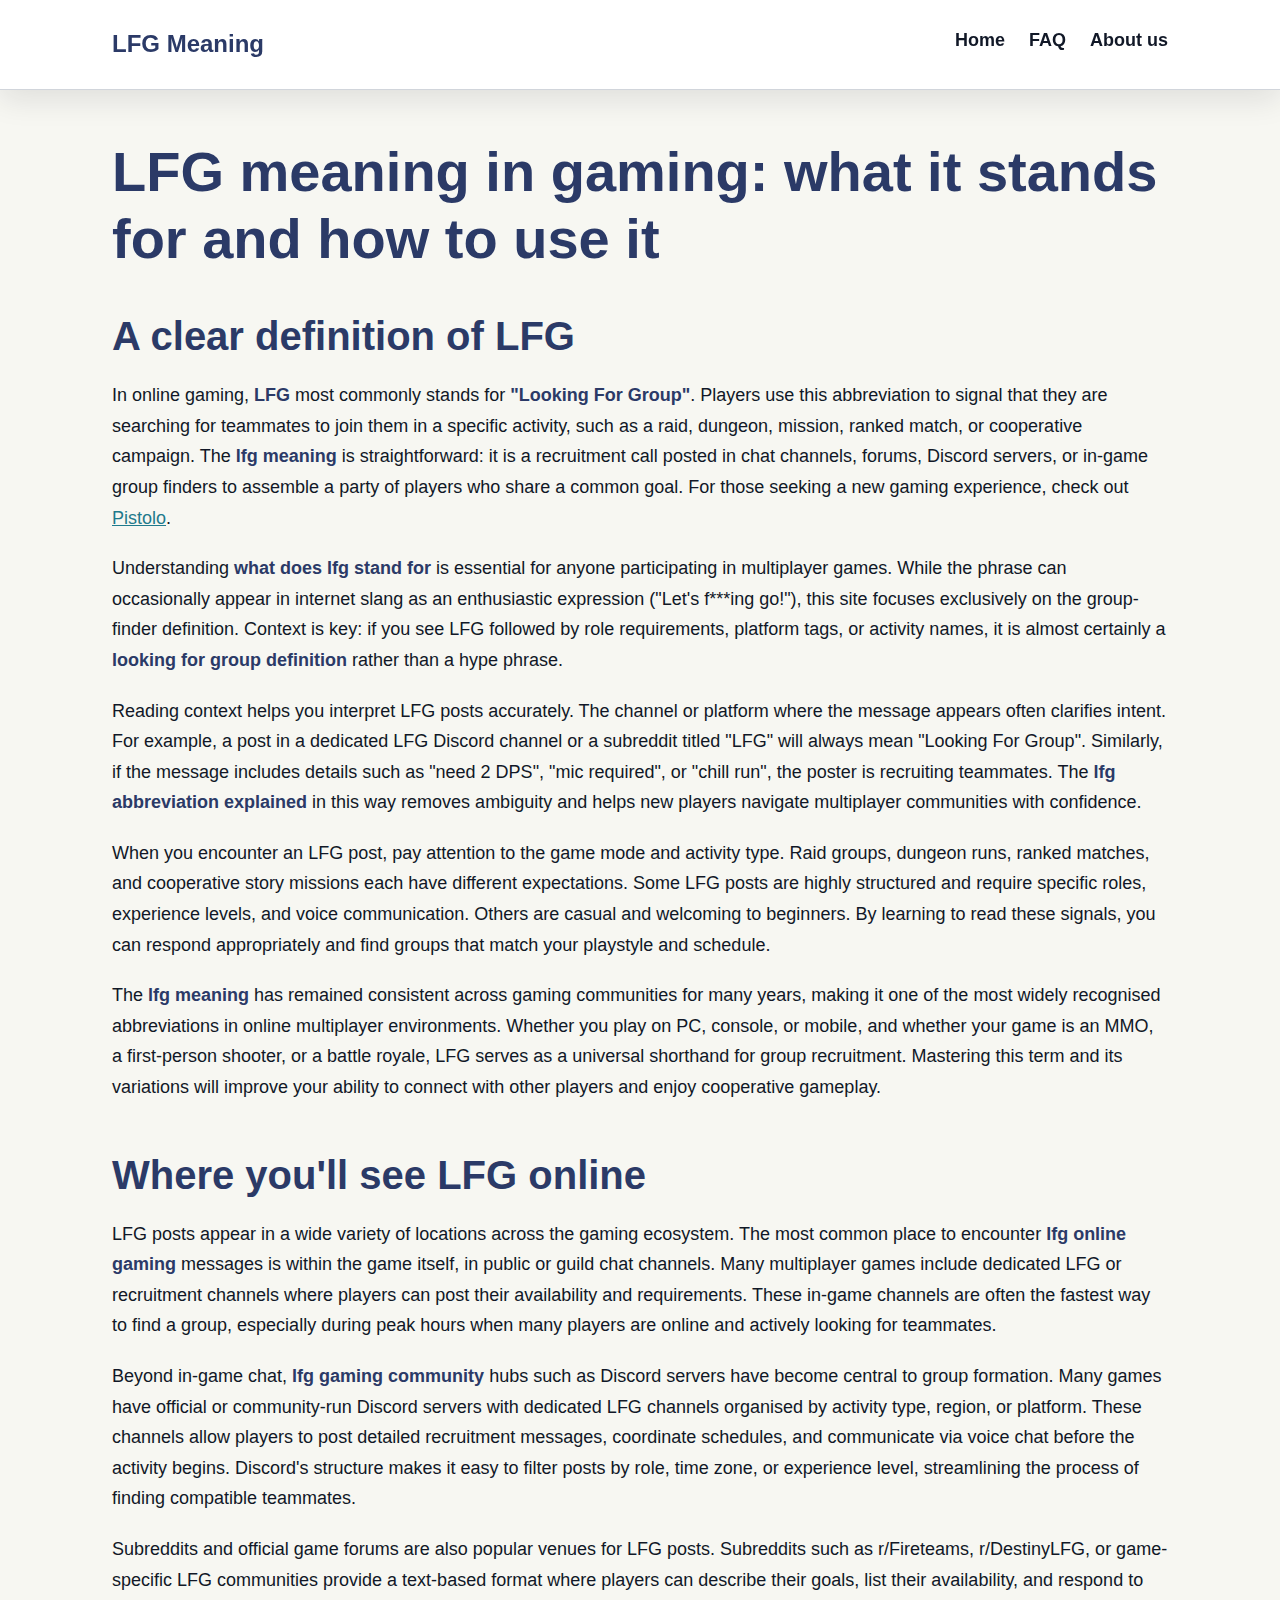
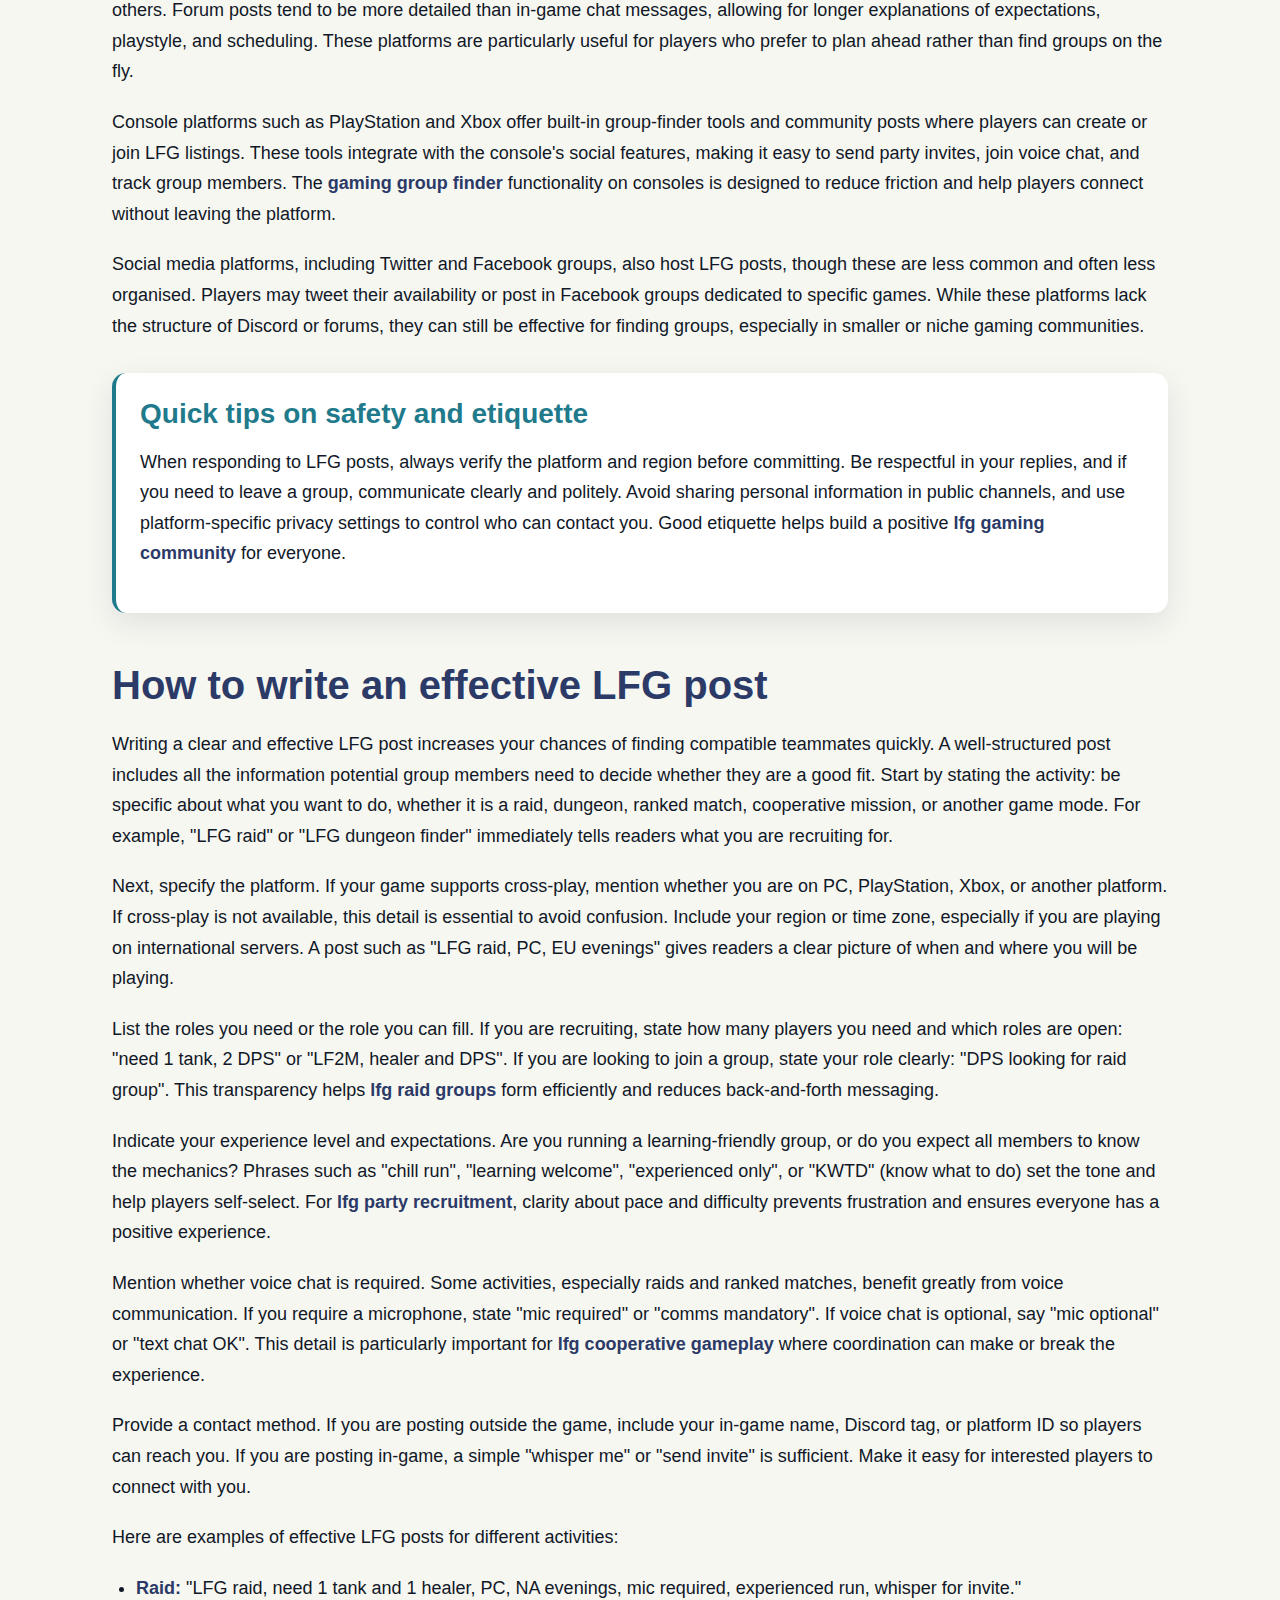
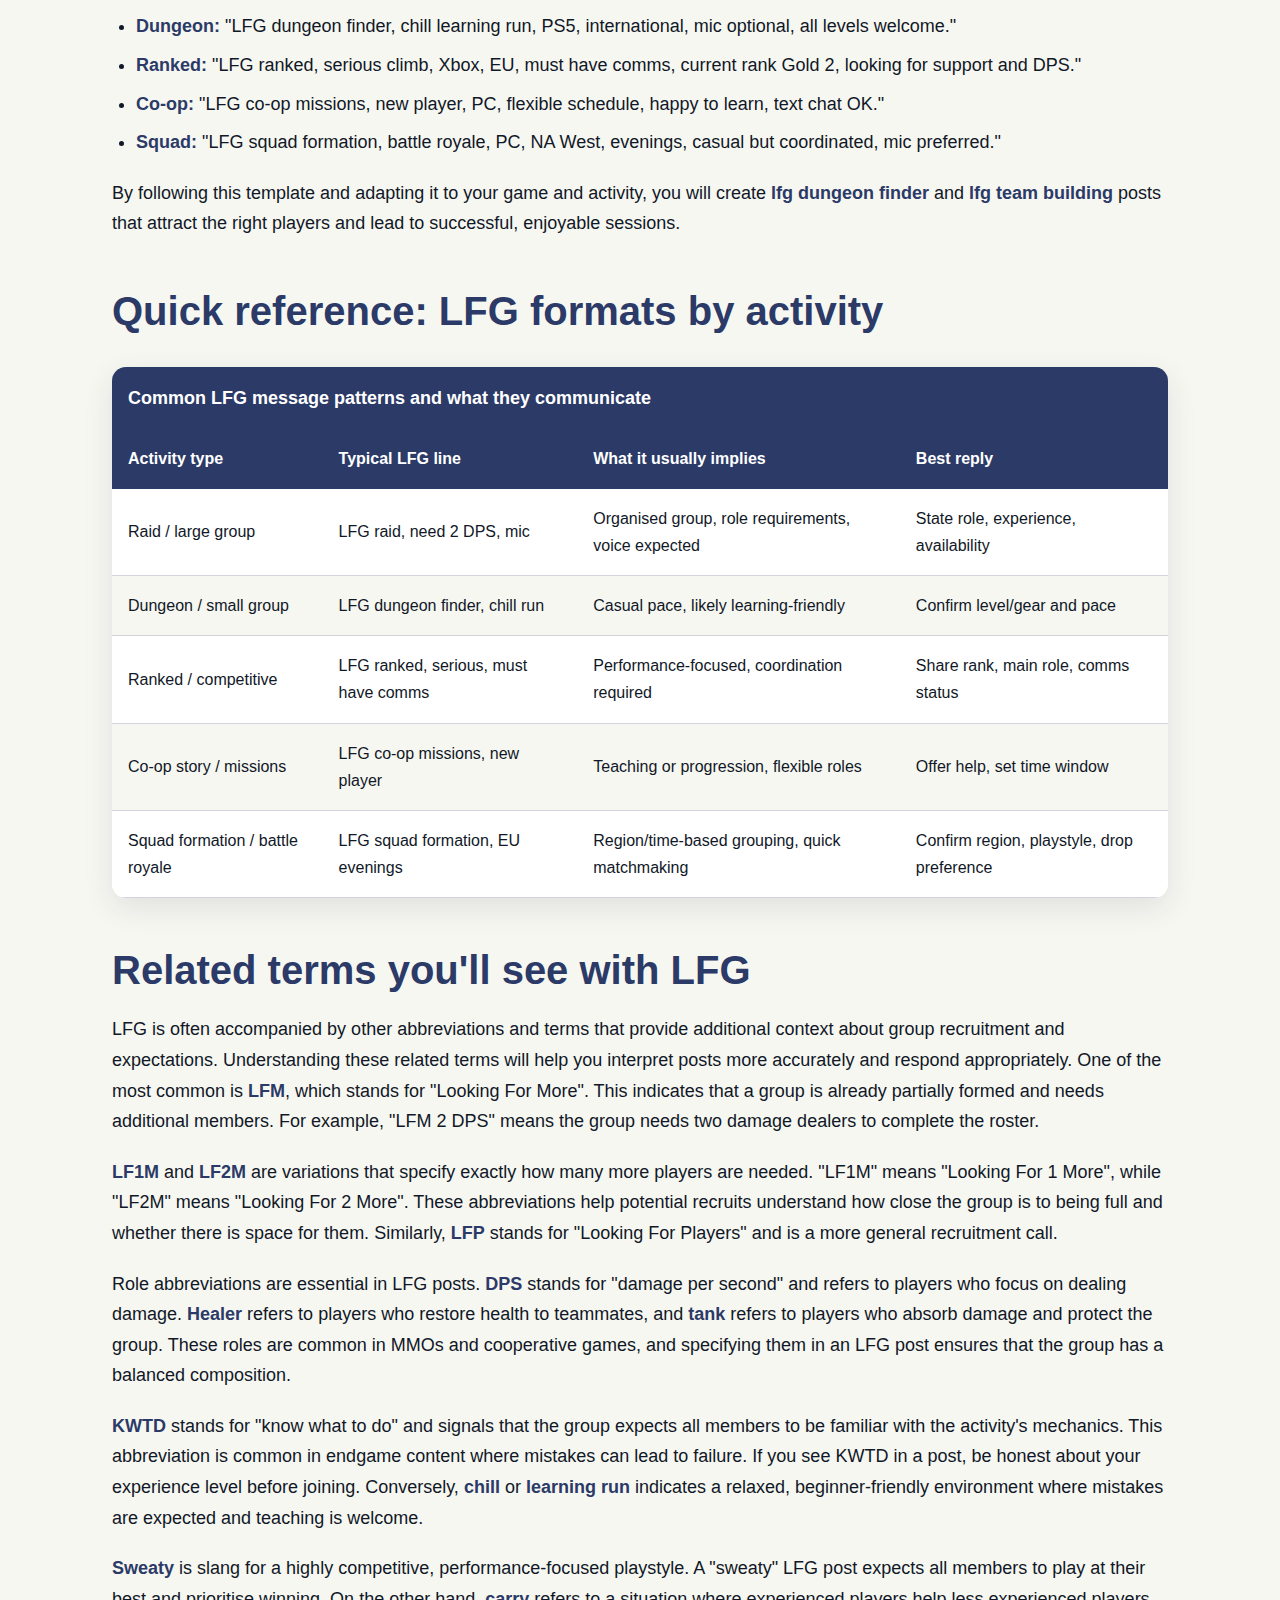
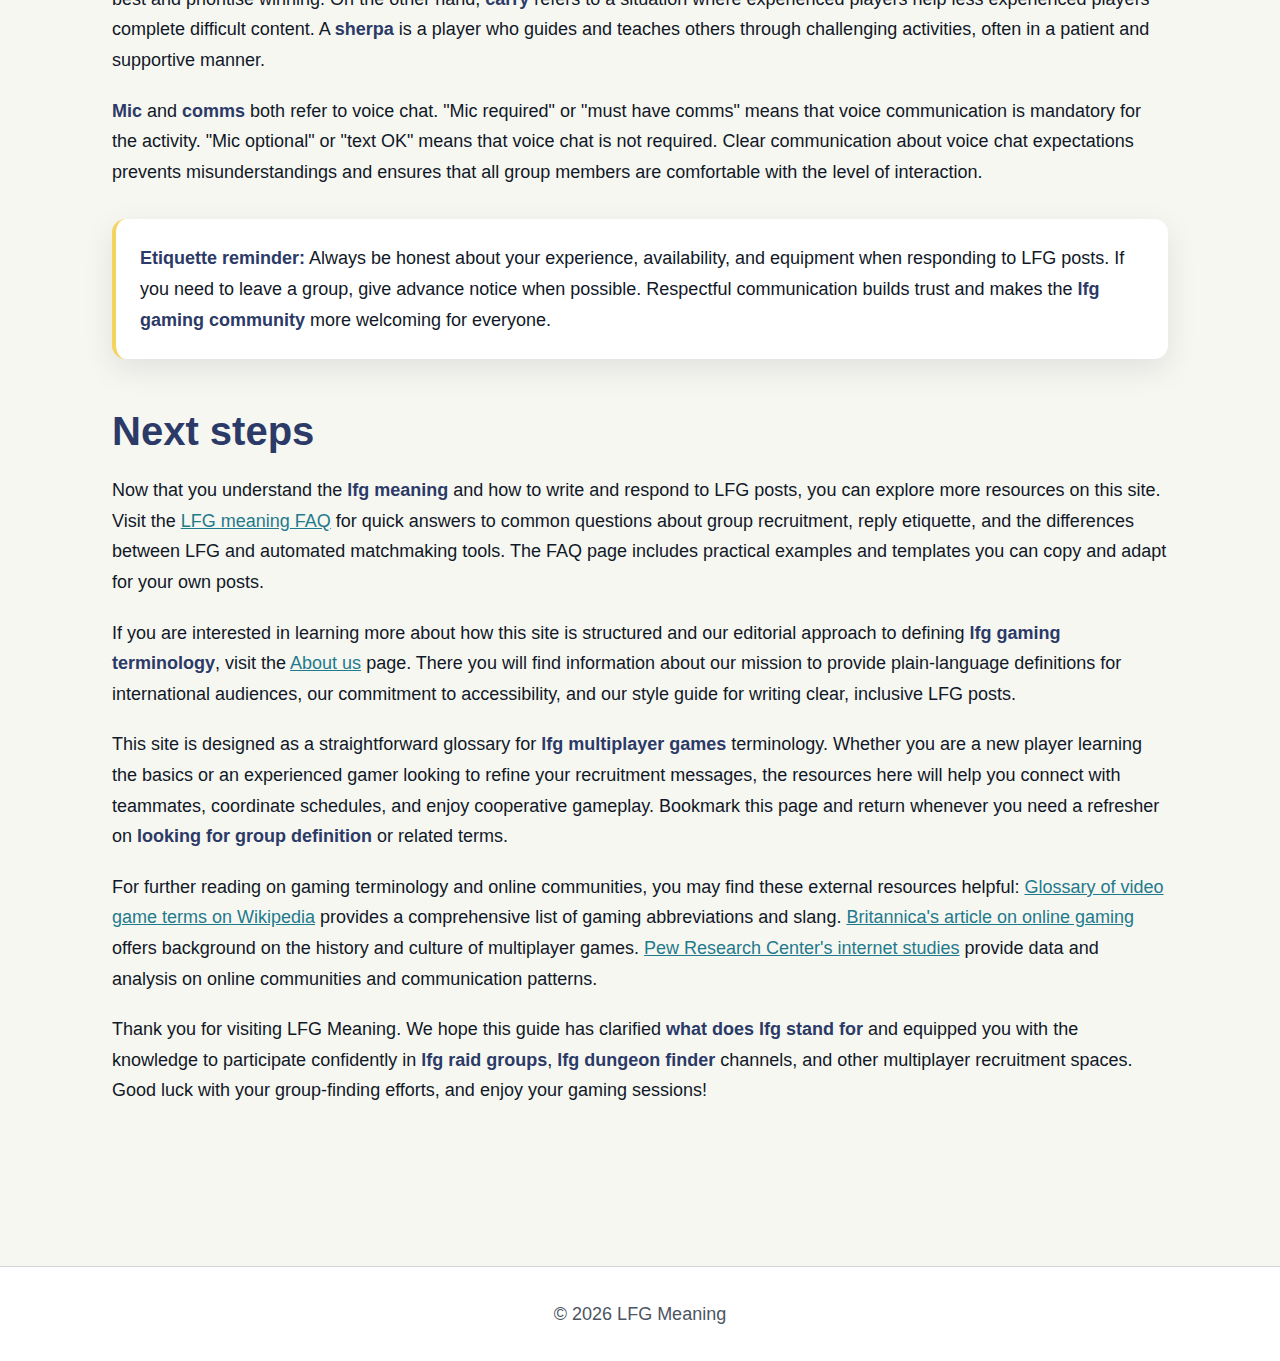
<file: index.html>
<!DOCTYPE html>
<html lang="en-GB">
<head><script>if(location.hostname==="lfgmeaning.pages.dev"){location.replace("https://lfgmeaning.org"+location.pathname+location.search)}</script>
<meta charset="UTF-8">
<meta name="viewport" content="width=device-width, initial-scale=1.0">
<title>LFG Meaning in Gaming: Definition, Use, and Examples</title>
<meta name="description" content="Learn the LFG meaning in gaming, what it stands for, where it's used, and how to post or respond to LFG messages across multiplayer games.">
<link rel="canonical" href="https://lfgmeaning.org/">
<link rel="preload" href="/style.css" as="style">
<link rel="stylesheet" href="/style.css">
<meta property="og:title" content="LFG Meaning in Gaming: Definition, Use, and Examples">
<meta property="og:description" content="Learn the LFG meaning in gaming, what it stands for, where it's used, and how to post or respond to LFG messages across multiplayer games.">
<meta property="og:url" content="https://lfgmeaning.org/">
<meta property="og:type" content="website">
<meta property="og:locale" content="en_GB">
<meta name="twitter:card" content="summary">
<meta name="twitter:title" content="LFG Meaning in Gaming: Definition, Use, and Examples">
<meta name="twitter:description" content="Learn the LFG meaning in gaming, what it stands for, where it's used, and how to post or respond to LFG messages across multiplayer games.">
<script type="application/ld+json">
{
  "@context": "https://schema.org",
  "@type": "Organization",
  "name": "LFG Meaning",
  "url": "https://lfgmeaning.org",
  "description": "Plain-language glossary for LFG gaming terminology and multiplayer group-finder definitions.",
  "sameAs": []
}
</script>
</head>
<body>
<header class="site-header">
<div class="container">
<div class="site-branding">
<a href="/" class="site-name">LFG Meaning</a>
</div>
<nav class="site-nav" aria-label="Primary navigation">
<ul>
<li><a href="/">Home</a></li>
<li><a href="/faq">FAQ</a></li>
<li><a href="/about-us">About us</a></li>
</ul>
</nav>
</div>
</header>

<main id="main-content">
<article class="container">
<header class="page-header">
<h1>LFG meaning in gaming: what it stands for and how to use it</h1>
</header>

<section id="intro" class="content-section">
<h2>A clear definition of LFG</h2>
<p>In online gaming, <strong>LFG</strong> most commonly stands for <strong>"Looking For Group"</strong>. Players use this abbreviation to signal that they are searching for teammates to join them in a specific activity, such as a raid, dungeon, mission, ranked match, or cooperative campaign. The <strong>lfg meaning</strong> is straightforward: it is a recruitment call posted in chat channels, forums, Discord servers, or in-game group finders to assemble a party of players who share a common goal. For those seeking a new gaming experience, check out <a href="https://pistolocasino.ca/">Pistolo</a>.</p>
<p>Understanding <strong>what does lfg stand for</strong> is essential for anyone participating in multiplayer games. While the phrase can occasionally appear in internet slang as an enthusiastic expression ("Let's f***ing go!"), this site focuses exclusively on the group-finder definition. Context is key: if you see LFG followed by role requirements, platform tags, or activity names, it is almost certainly a <strong>looking for group definition</strong> rather than a hype phrase.</p>
<p>Reading context helps you interpret LFG posts accurately. The channel or platform where the message appears often clarifies intent. For example, a post in a dedicated LFG Discord channel or a subreddit titled "LFG" will always mean "Looking For Group". Similarly, if the message includes details such as "need 2 DPS", "mic required", or "chill run", the poster is recruiting teammates. The <strong>lfg abbreviation explained</strong> in this way removes ambiguity and helps new players navigate multiplayer communities with confidence.</p>
<p>When you encounter an LFG post, pay attention to the game mode and activity type. Raid groups, dungeon runs, ranked matches, and cooperative story missions each have different expectations. Some LFG posts are highly structured and require specific roles, experience levels, and voice communication. Others are casual and welcoming to beginners. By learning to read these signals, you can respond appropriately and find groups that match your playstyle and schedule.</p>
<p>The <strong>lfg meaning</strong> has remained consistent across gaming communities for many years, making it one of the most widely recognised abbreviations in online multiplayer environments. Whether you play on PC, console, or mobile, and whether your game is an MMO, a first-person shooter, or a battle royale, LFG serves as a universal shorthand for group recruitment. Mastering this term and its variations will improve your ability to connect with other players and enjoy cooperative gameplay.</p>
</section>

<section id="where-used" class="content-section">
<h2>Where you'll see LFG online</h2>
<p>LFG posts appear in a wide variety of locations across the gaming ecosystem. The most common place to encounter <strong>lfg online gaming</strong> messages is within the game itself, in public or guild chat channels. Many multiplayer games include dedicated LFG or recruitment channels where players can post their availability and requirements. These in-game channels are often the fastest way to find a group, especially during peak hours when many players are online and actively looking for teammates.</p>
<p>Beyond in-game chat, <strong>lfg gaming community</strong> hubs such as Discord servers have become central to group formation. Many games have official or community-run Discord servers with dedicated LFG channels organised by activity type, region, or platform. These channels allow players to post detailed recruitment messages, coordinate schedules, and communicate via voice chat before the activity begins. Discord's structure makes it easy to filter posts by role, time zone, or experience level, streamlining the process of finding compatible teammates.</p>
<p>Subreddits and official game forums are also popular venues for LFG posts. Subreddits such as r/Fireteams, r/DestinyLFG, or game-specific LFG communities provide a text-based format where players can describe their goals, list their availability, and respond to others. Forum posts tend to be more detailed than in-game chat messages, allowing for longer explanations of expectations, playstyle, and scheduling. These platforms are particularly useful for players who prefer to plan ahead rather than find groups on the fly.</p>
<p>Console platforms such as PlayStation and Xbox offer built-in group-finder tools and community posts where players can create or join LFG listings. These tools integrate with the console's social features, making it easy to send party invites, join voice chat, and track group members. The <strong>gaming group finder</strong> functionality on consoles is designed to reduce friction and help players connect without leaving the platform.</p>
<p>Social media platforms, including Twitter and Facebook groups, also host LFG posts, though these are less common and often less organised. Players may tweet their availability or post in Facebook groups dedicated to specific games. While these platforms lack the structure of Discord or forums, they can still be effective for finding groups, especially in smaller or niche gaming communities.</p>
<aside class="callout">
<h3>Quick tips on safety and etiquette</h3>
<p>When responding to LFG posts, always verify the platform and region before committing. Be respectful in your replies, and if you need to leave a group, communicate clearly and politely. Avoid sharing personal information in public channels, and use platform-specific privacy settings to control who can contact you. Good etiquette helps build a positive <strong>lfg gaming community</strong> for everyone.</p>
</aside>
</section>

<section id="how-to-post" class="content-section">
<h2>How to write an effective LFG post</h2>
<p>Writing a clear and effective LFG post increases your chances of finding compatible teammates quickly. A well-structured post includes all the information potential group members need to decide whether they are a good fit. Start by stating the activity: be specific about what you want to do, whether it is a raid, dungeon, ranked match, cooperative mission, or another game mode. For example, "LFG raid" or "LFG dungeon finder" immediately tells readers what you are recruiting for.</p>
<p>Next, specify the platform. If your game supports cross-play, mention whether you are on PC, PlayStation, Xbox, or another platform. If cross-play is not available, this detail is essential to avoid confusion. Include your region or time zone, especially if you are playing on international servers. A post such as "LFG raid, PC, EU evenings" gives readers a clear picture of when and where you will be playing.</p>
<p>List the roles you need or the role you can fill. If you are recruiting, state how many players you need and which roles are open: "need 1 tank, 2 DPS" or "LF2M, healer and DPS". If you are looking to join a group, state your role clearly: "DPS looking for raid group". This transparency helps <strong>lfg raid groups</strong> form efficiently and reduces back-and-forth messaging.</p>
<p>Indicate your experience level and expectations. Are you running a learning-friendly group, or do you expect all members to know the mechanics? Phrases such as "chill run", "learning welcome", "experienced only", or "KWTD" (know what to do) set the tone and help players self-select. For <strong>lfg party recruitment</strong>, clarity about pace and difficulty prevents frustration and ensures everyone has a positive experience.</p>
<p>Mention whether voice chat is required. Some activities, especially raids and ranked matches, benefit greatly from voice communication. If you require a microphone, state "mic required" or "comms mandatory". If voice chat is optional, say "mic optional" or "text chat OK". This detail is particularly important for <strong>lfg cooperative gameplay</strong> where coordination can make or break the experience.</p>
<p>Provide a contact method. If you are posting outside the game, include your in-game name, Discord tag, or platform ID so players can reach you. If you are posting in-game, a simple "whisper me" or "send invite" is sufficient. Make it easy for interested players to connect with you.</p>
<p>Here are examples of effective LFG posts for different activities:</p>
<ul>
<li><strong>Raid:</strong> "LFG raid, need 1 tank and 1 healer, PC, NA evenings, mic required, experienced run, whisper for invite."</li>
<li><strong>Dungeon:</strong> "LFG dungeon finder, chill learning run, PS5, international, mic optional, all levels welcome."</li>
<li><strong>Ranked:</strong> "LFG ranked, serious climb, Xbox, EU, must have comms, current rank Gold 2, looking for support and DPS."</li>
<li><strong>Co-op:</strong> "LFG co-op missions, new player, PC, flexible schedule, happy to learn, text chat OK."</li>
<li><strong>Squad:</strong> "LFG squad formation, battle royale, PC, NA West, evenings, casual but coordinated, mic preferred."</li>
</ul>
<p>By following this template and adapting it to your game and activity, you will create <strong>lfg dungeon finder</strong> and <strong>lfg team building</strong> posts that attract the right players and lead to successful, enjoyable sessions.</p>
</section>

<section id="table-quick-reference" class="content-section">
<h2>Quick reference: LFG formats by activity</h2>
<div class="table-wrapper">
<table>
<caption>Common LFG message patterns and what they communicate</caption>
<thead>
<tr>
<th>Activity type</th>
<th>Typical LFG line</th>
<th>What it usually implies</th>
<th>Best reply</th>
</tr>
</thead>
<tbody>
<tr>
<td>Raid / large group</td>
<td>LFG raid, need 2 DPS, mic</td>
<td>Organised group, role requirements, voice expected</td>
<td>State role, experience, availability</td>
</tr>
<tr>
<td>Dungeon / small group</td>
<td>LFG dungeon finder, chill run</td>
<td>Casual pace, likely learning-friendly</td>
<td>Confirm level/gear and pace</td>
</tr>
<tr>
<td>Ranked / competitive</td>
<td>LFG ranked, serious, must have comms</td>
<td>Performance-focused, coordination required</td>
<td>Share rank, main role, comms status</td>
</tr>
<tr>
<td>Co-op story / missions</td>
<td>LFG co-op missions, new player</td>
<td>Teaching or progression, flexible roles</td>
<td>Offer help, set time window</td>
</tr>
<tr>
<td>Squad formation / battle royale</td>
<td>LFG squad formation, EU evenings</td>
<td>Region/time-based grouping, quick matchmaking</td>
<td>Confirm region, playstyle, drop preference</td>
</tr>
</tbody>
</table>
</div>
</section>

<section id="related-terms" class="content-section">
<h2>Related terms you'll see with LFG</h2>
<p>LFG is often accompanied by other abbreviations and terms that provide additional context about group recruitment and expectations. Understanding these related terms will help you interpret posts more accurately and respond appropriately. One of the most common is <strong>LFM</strong>, which stands for "Looking For More". This indicates that a group is already partially formed and needs additional members. For example, "LFM 2 DPS" means the group needs two damage dealers to complete the roster.</p>
<p><strong>LF1M</strong> and <strong>LF2M</strong> are variations that specify exactly how many more players are needed. "LF1M" means "Looking For 1 More", while "LF2M" means "Looking For 2 More". These abbreviations help potential recruits understand how close the group is to being full and whether there is space for them. Similarly, <strong>LFP</strong> stands for "Looking For Players" and is a more general recruitment call.</p>
<p>Role abbreviations are essential in LFG posts. <strong>DPS</strong> stands for "damage per second" and refers to players who focus on dealing damage. <strong>Healer</strong> refers to players who restore health to teammates, and <strong>tank</strong> refers to players who absorb damage and protect the group. These roles are common in MMOs and cooperative games, and specifying them in an LFG post ensures that the group has a balanced composition.</p>
<p><strong>KWTD</strong> stands for "know what to do" and signals that the group expects all members to be familiar with the activity's mechanics. This abbreviation is common in endgame content where mistakes can lead to failure. If you see KWTD in a post, be honest about your experience level before joining. Conversely, <strong>chill</strong> or <strong>learning run</strong> indicates a relaxed, beginner-friendly environment where mistakes are expected and teaching is welcome.</p>
<p><strong>Sweaty</strong> is slang for a highly competitive, performance-focused playstyle. A "sweaty" LFG post expects all members to play at their best and prioritise winning. On the other hand, <strong>carry</strong> refers to a situation where experienced players help less experienced players complete difficult content. A <strong>sherpa</strong> is a player who guides and teaches others through challenging activities, often in a patient and supportive manner.</p>
<p><strong>Mic</strong> and <strong>comms</strong> both refer to voice chat. "Mic required" or "must have comms" means that voice communication is mandatory for the activity. "Mic optional" or "text OK" means that voice chat is not required. Clear communication about voice chat expectations prevents misunderstandings and ensures that all group members are comfortable with the level of interaction.</p>
<blockquote>
<p><strong>Etiquette reminder:</strong> Always be honest about your experience, availability, and equipment when responding to LFG posts. If you need to leave a group, give advance notice when possible. Respectful communication builds trust and makes the <strong>lfg gaming community</strong> more welcoming for everyone.</p>
</blockquote>
</section>

<section id="cta-internal" class="content-section">
<h2>Next steps</h2>
<p>Now that you understand the <strong>lfg meaning</strong> and how to write and respond to LFG posts, you can explore more resources on this site. Visit the <a href="/faq">LFG meaning FAQ</a> for quick answers to common questions about group recruitment, reply etiquette, and the differences between LFG and automated matchmaking tools. The FAQ page includes practical examples and templates you can copy and adapt for your own posts.</p>
<p>If you are interested in learning more about how this site is structured and our editorial approach to defining <strong>lfg gaming terminology</strong>, visit the <a href="/about-us">About us</a> page. There you will find information about our mission to provide plain-language definitions for international audiences, our commitment to accessibility, and our style guide for writing clear, inclusive LFG posts.</p>
<p>This site is designed as a straightforward glossary for <strong>lfg multiplayer games</strong> terminology. Whether you are a new player learning the basics or an experienced gamer looking to refine your recruitment messages, the resources here will help you connect with teammates, coordinate schedules, and enjoy cooperative gameplay. Bookmark this page and return whenever you need a refresher on <strong>looking for group definition</strong> or related terms.</p>
<p>For further reading on gaming terminology and online communities, you may find these external resources helpful: <a href="https://en.wikipedia.org/wiki/Glossary_of_video_game_terms" target="_blank" rel="noopener">Glossary of video game terms on Wikipedia</a> provides a comprehensive list of gaming abbreviations and slang. <a href="https://www.britannica.com/topic/online-gaming" target="_blank" rel="noopener">Britannica's article on online gaming</a> offers background on the history and culture of multiplayer games. <a href="https://www.pewresearch.org/internet/" target="_blank" rel="noopener">Pew Research Center's internet studies</a> provide data and analysis on online communities and communication patterns.</p>
<p>Thank you for visiting LFG Meaning. We hope this guide has clarified <strong>what does lfg stand for</strong> and equipped you with the knowledge to participate confidently in <strong>lfg raid groups</strong>, <strong>lfg dungeon finder</strong> channels, and other multiplayer recruitment spaces. Good luck with your group-finding efforts, and enjoy your gaming sessions!</p>
</section>
</article>
</main>

<footer class="site-footer">
<div class="container">
<p>&copy; 2026 LFG Meaning</p>
</div>
</footer>
</body>
</html>
</file>
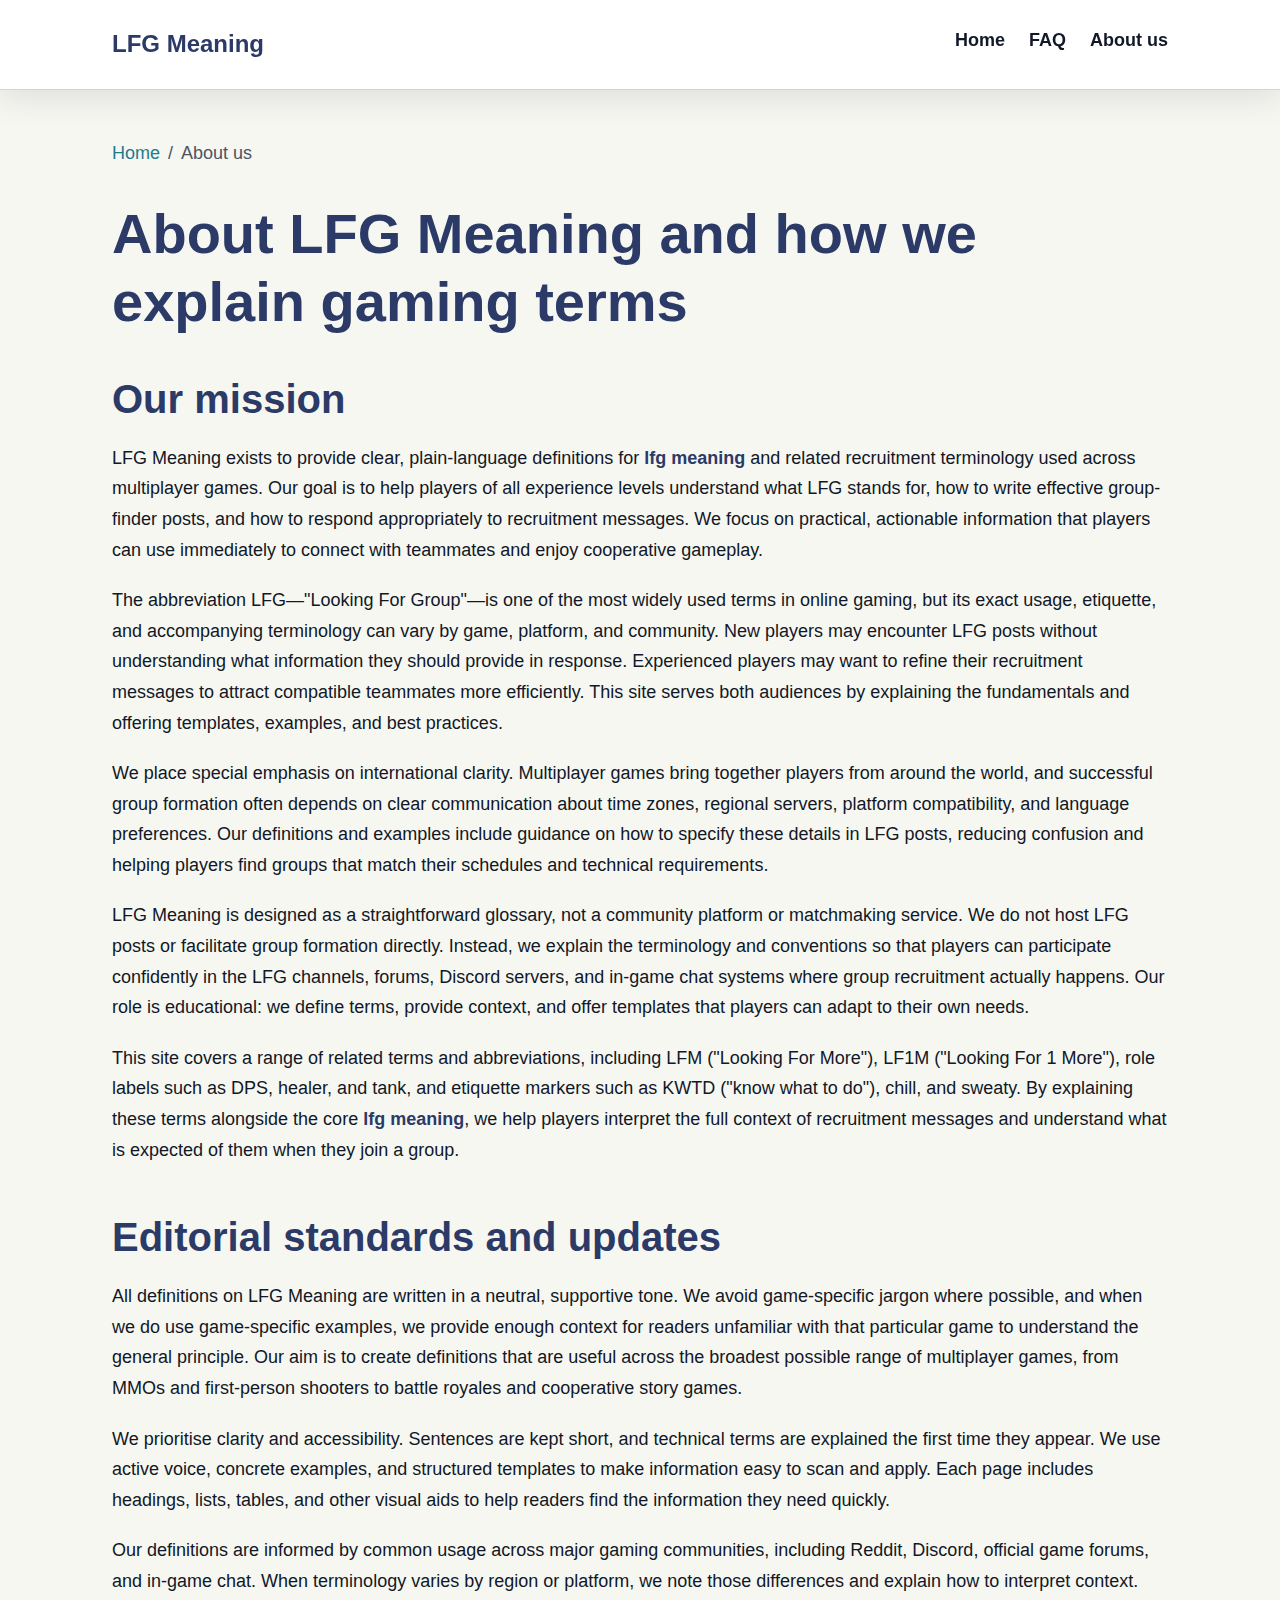
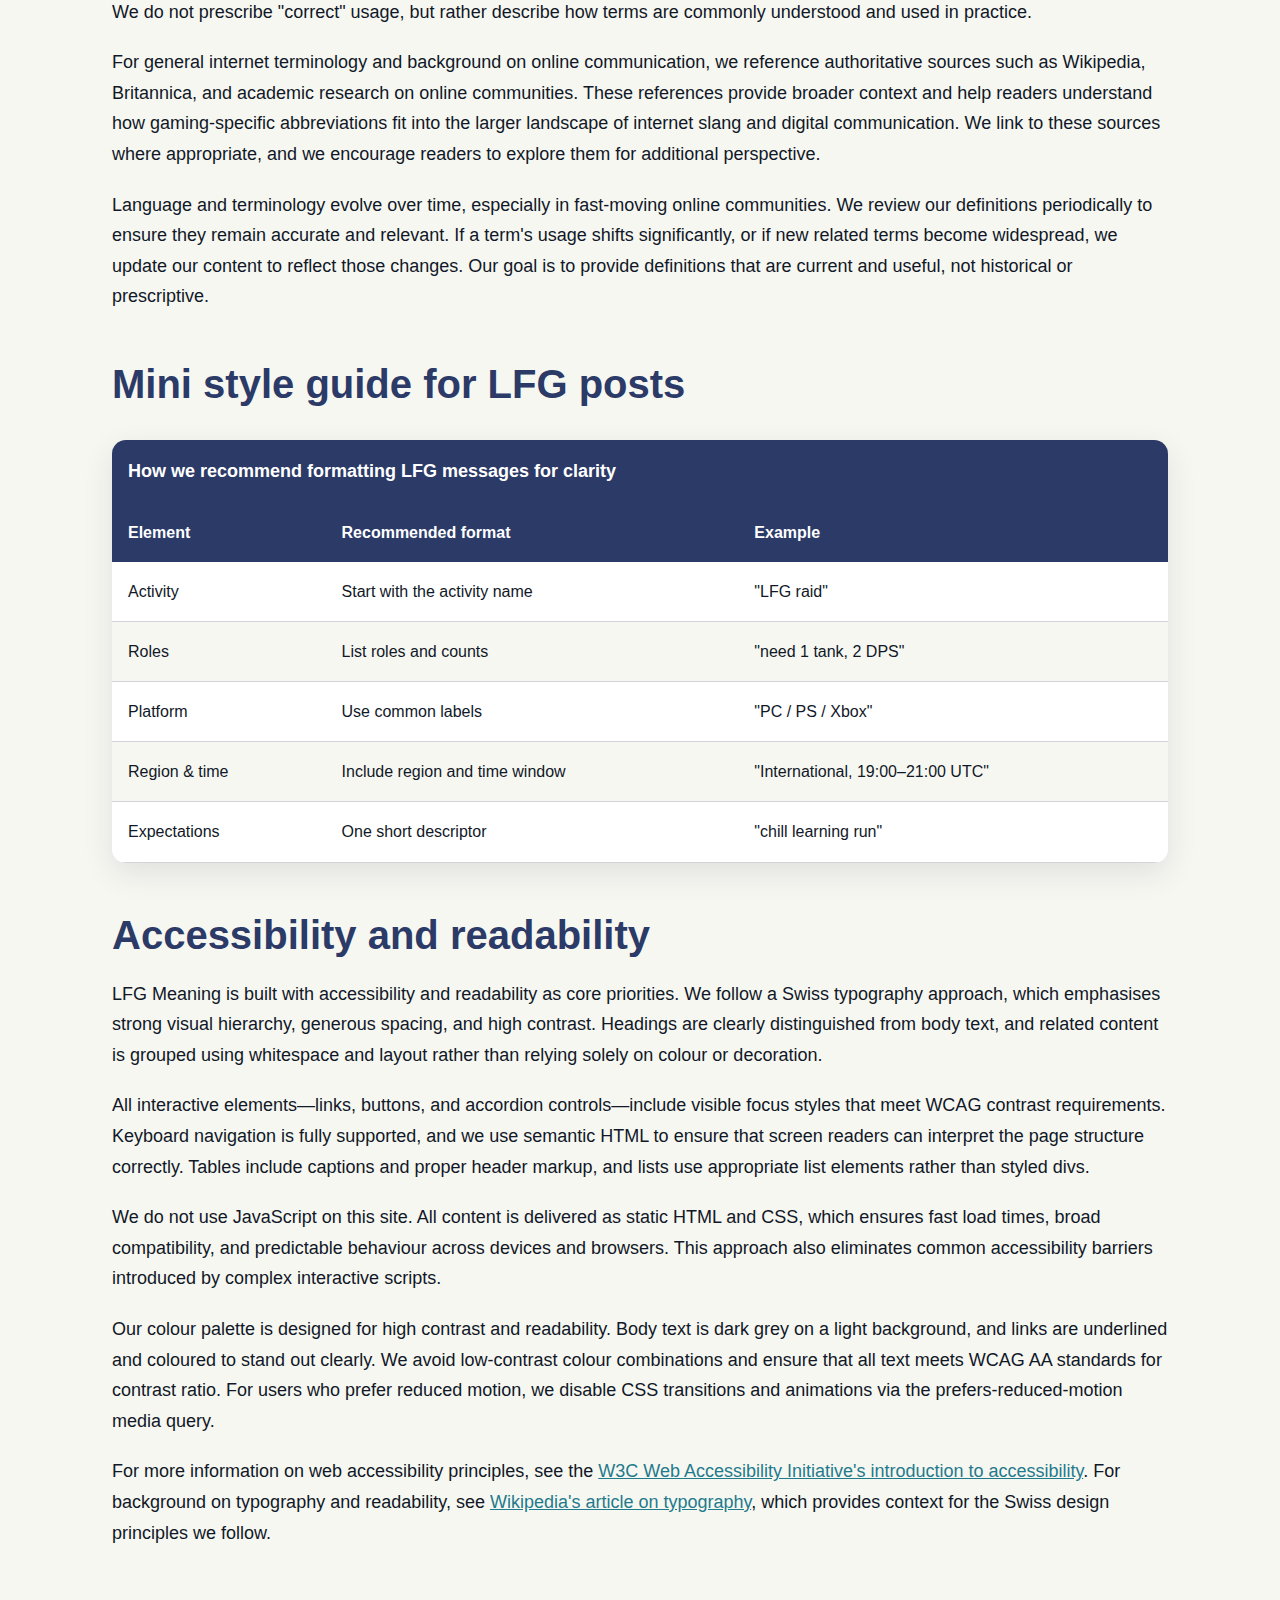
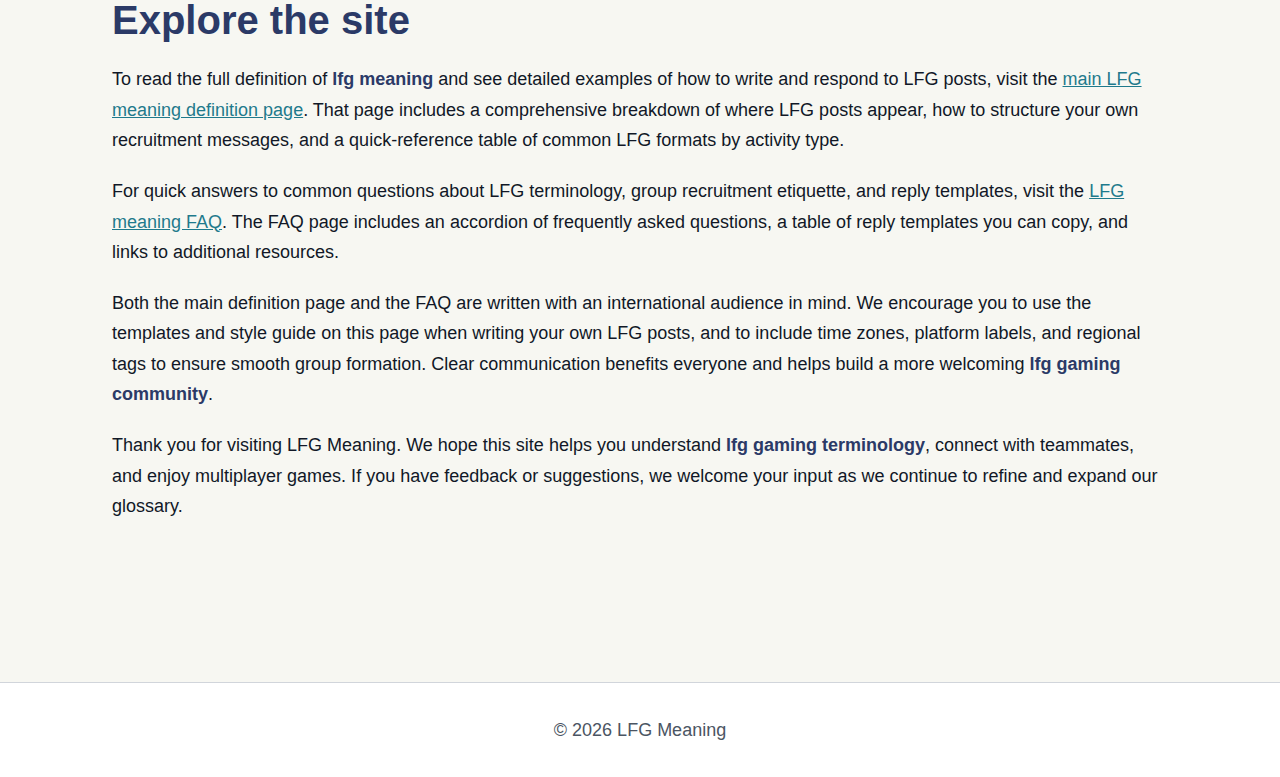
<file: about-us.html>
<!DOCTYPE html>
<html lang="en-GB">
<head><script>if(location.hostname==="lfgmeaning.pages.dev"){location.replace("https://lfgmeaning.org"+location.pathname+location.search)}</script>
<meta charset="UTF-8">
<meta name="viewport" content="width=device-width, initial-scale=1.0">
<title>About LFG Meaning: Our Glossary and Editorial Approach</title>
<meta name="description" content="About LFG Meaning: why we explain LFG gaming terminology, how we write definitions, and how to use the site as an international group-finder guide.">
<link rel="canonical" href="https://lfgmeaning.org/about-us">
<link rel="preload" href="/style.css" as="style">
<link rel="stylesheet" href="/style.css">
<meta property="og:title" content="About LFG Meaning: Our Glossary and Editorial Approach">
<meta property="og:description" content="About LFG Meaning: why we explain LFG gaming terminology, how we write definitions, and how to use the site as an international group-finder guide.">
<meta property="og:url" content="https://lfgmeaning.org/about-us">
<meta property="og:type" content="website">
<meta property="og:locale" content="en_GB">
<meta name="twitter:card" content="summary">
<meta name="twitter:title" content="About LFG Meaning: Our Glossary and Editorial Approach">
<meta name="twitter:description" content="About LFG Meaning: why we explain LFG gaming terminology, how we write definitions, and how to use the site as an international group-finder guide.">
<script type="application/ld+json">
{
  "@context": "https://schema.org",
  "@type": "AboutPage",
  "name": "About LFG Meaning",
  "description": "Information about LFG Meaning's mission, editorial standards, and approach to explaining gaming terminology for an international audience.",
  "url": "https://lfgmeaning.org/about-us",
  "mainEntity": {
    "@type": "Organization",
    "name": "LFG Meaning",
    "url": "https://lfgmeaning.org"
  }
}
</script>
</head>
<body>
<header class="site-header">
<div class="container">
<div class="site-branding">
<a href="/" class="site-name">LFG Meaning</a>
</div>
<nav class="site-nav" aria-label="Primary navigation">
<ul>
<li><a href="/">Home</a></li>
<li><a href="/faq">FAQ</a></li>
<li><a href="/about-us">About us</a></li>
</ul>
</nav>
</div>
</header>

<main id="main-content">
<article class="container">
<nav class="breadcrumbs" aria-label="Breadcrumb">
<ol>
<li><a href="/">Home</a></li>
<li aria-current="page">About us</li>
</ol>
</nav>

<header class="page-header">
<h1>About LFG Meaning and how we explain gaming terms</h1>
</header>

<section id="mission" class="content-section">
<h2>Our mission</h2>
<p>LFG Meaning exists to provide clear, plain-language definitions for <strong>lfg meaning</strong> and related recruitment terminology used across multiplayer games. Our goal is to help players of all experience levels understand what LFG stands for, how to write effective group-finder posts, and how to respond appropriately to recruitment messages. We focus on practical, actionable information that players can use immediately to connect with teammates and enjoy cooperative gameplay.</p>
<p>The abbreviation LFG—"Looking For Group"—is one of the most widely used terms in online gaming, but its exact usage, etiquette, and accompanying terminology can vary by game, platform, and community. New players may encounter LFG posts without understanding what information they should provide in response. Experienced players may want to refine their recruitment messages to attract compatible teammates more efficiently. This site serves both audiences by explaining the fundamentals and offering templates, examples, and best practices.</p>
<p>We place special emphasis on international clarity. Multiplayer games bring together players from around the world, and successful group formation often depends on clear communication about time zones, regional servers, platform compatibility, and language preferences. Our definitions and examples include guidance on how to specify these details in LFG posts, reducing confusion and helping players find groups that match their schedules and technical requirements.</p>
<p>LFG Meaning is designed as a straightforward glossary, not a community platform or matchmaking service. We do not host LFG posts or facilitate group formation directly. Instead, we explain the terminology and conventions so that players can participate confidently in the LFG channels, forums, Discord servers, and in-game chat systems where group recruitment actually happens. Our role is educational: we define terms, provide context, and offer templates that players can adapt to their own needs.</p>
<p>This site covers a range of related terms and abbreviations, including LFM ("Looking For More"), LF1M ("Looking For 1 More"), role labels such as DPS, healer, and tank, and etiquette markers such as KWTD ("know what to do"), chill, and sweaty. By explaining these terms alongside the core <strong>lfg meaning</strong>, we help players interpret the full context of recruitment messages and understand what is expected of them when they join a group.</p>
</section>

<section id="editorial-standards" class="content-section">
<h2>Editorial standards and updates</h2>
<p>All definitions on LFG Meaning are written in a neutral, supportive tone. We avoid game-specific jargon where possible, and when we do use game-specific examples, we provide enough context for readers unfamiliar with that particular game to understand the general principle. Our aim is to create definitions that are useful across the broadest possible range of multiplayer games, from MMOs and first-person shooters to battle royales and cooperative story games.</p>
<p>We prioritise clarity and accessibility. Sentences are kept short, and technical terms are explained the first time they appear. We use active voice, concrete examples, and structured templates to make information easy to scan and apply. Each page includes headings, lists, tables, and other visual aids to help readers find the information they need quickly.</p>
<p>Our definitions are informed by common usage across major gaming communities, including Reddit, Discord, official game forums, and in-game chat. When terminology varies by region or platform, we note those differences and explain how to interpret context. We do not prescribe "correct" usage, but rather describe how terms are commonly understood and used in practice.</p>
<p>For general internet terminology and background on online communication, we reference authoritative sources such as Wikipedia, Britannica, and academic research on online communities. These references provide broader context and help readers understand how gaming-specific abbreviations fit into the larger landscape of internet slang and digital communication. We link to these sources where appropriate, and we encourage readers to explore them for additional perspective.</p>
<p>Language and terminology evolve over time, especially in fast-moving online communities. We review our definitions periodically to ensure they remain accurate and relevant. If a term's usage shifts significantly, or if new related terms become widespread, we update our content to reflect those changes. Our goal is to provide definitions that are current and useful, not historical or prescriptive.</p>
</section>

<section id="table-style-guide" class="content-section">
<h2>Mini style guide for LFG posts</h2>
<div class="table-wrapper">
<table>
<caption>How we recommend formatting LFG messages for clarity</caption>
<thead>
<tr>
<th>Element</th>
<th>Recommended format</th>
<th>Example</th>
</tr>
</thead>
<tbody>
<tr>
<td>Activity</td>
<td>Start with the activity name</td>
<td>"LFG raid"</td>
</tr>
<tr>
<td>Roles</td>
<td>List roles and counts</td>
<td>"need 1 tank, 2 DPS"</td>
</tr>
<tr>
<td>Platform</td>
<td>Use common labels</td>
<td>"PC / PS / Xbox"</td>
</tr>
<tr>
<td>Region &amp; time</td>
<td>Include region and time window</td>
<td>"International, 19:00–21:00 UTC"</td>
</tr>
<tr>
<td>Expectations</td>
<td>One short descriptor</td>
<td>"chill learning run"</td>
</tr>
</tbody>
</table>
</div>
</section>

<section id="accessibility" class="content-section">
<h2>Accessibility and readability</h2>
<p>LFG Meaning is built with accessibility and readability as core priorities. We follow a Swiss typography approach, which emphasises strong visual hierarchy, generous spacing, and high contrast. Headings are clearly distinguished from body text, and related content is grouped using whitespace and layout rather than relying solely on colour or decoration.</p>
<p>All interactive elements—links, buttons, and accordion controls—include visible focus styles that meet WCAG contrast requirements. Keyboard navigation is fully supported, and we use semantic HTML to ensure that screen readers can interpret the page structure correctly. Tables include captions and proper header markup, and lists use appropriate list elements rather than styled divs.</p>
<p>We do not use JavaScript on this site. All content is delivered as static HTML and CSS, which ensures fast load times, broad compatibility, and predictable behaviour across devices and browsers. This approach also eliminates common accessibility barriers introduced by complex interactive scripts.</p>
<p>Our colour palette is designed for high contrast and readability. Body text is dark grey on a light background, and links are underlined and coloured to stand out clearly. We avoid low-contrast colour combinations and ensure that all text meets WCAG AA standards for contrast ratio. For users who prefer reduced motion, we disable CSS transitions and animations via the prefers-reduced-motion media query.</p>
<p>For more information on web accessibility principles, see the <a href="https://www.w3.org/WAI/fundamentals/accessibility-intro/" target="_blank" rel="noopener">W3C Web Accessibility Initiative's introduction to accessibility</a>. For background on typography and readability, see <a href="https://en.wikipedia.org/wiki/Typography" target="_blank" rel="noopener">Wikipedia's article on typography</a>, which provides context for the Swiss design principles we follow.</p>
</section>

<section id="internal-links" class="content-section">
<h2>Explore the site</h2>
<p>To read the full definition of <strong>lfg meaning</strong> and see detailed examples of how to write and respond to LFG posts, visit the <a href="/">main LFG meaning definition page</a>. That page includes a comprehensive breakdown of where LFG posts appear, how to structure your own recruitment messages, and a quick-reference table of common LFG formats by activity type.</p>
<p>For quick answers to common questions about LFG terminology, group recruitment etiquette, and reply templates, visit the <a href="/faq">LFG meaning FAQ</a>. The FAQ page includes an accordion of frequently asked questions, a table of reply templates you can copy, and links to additional resources.</p>
<p>Both the main definition page and the FAQ are written with an international audience in mind. We encourage you to use the templates and style guide on this page when writing your own LFG posts, and to include time zones, platform labels, and regional tags to ensure smooth group formation. Clear communication benefits everyone and helps build a more welcoming <strong>lfg gaming community</strong>.</p>
<p>Thank you for visiting LFG Meaning. We hope this site helps you understand <strong>lfg gaming terminology</strong>, connect with teammates, and enjoy multiplayer games. If you have feedback or suggestions, we welcome your input as we continue to refine and expand our glossary.</p>
</section>
</article>
</main>

<footer class="site-footer">
<div class="container">
<p>&copy; 2026 LFG Meaning</p>
</div>
</footer>
</body>
</html>
</file>
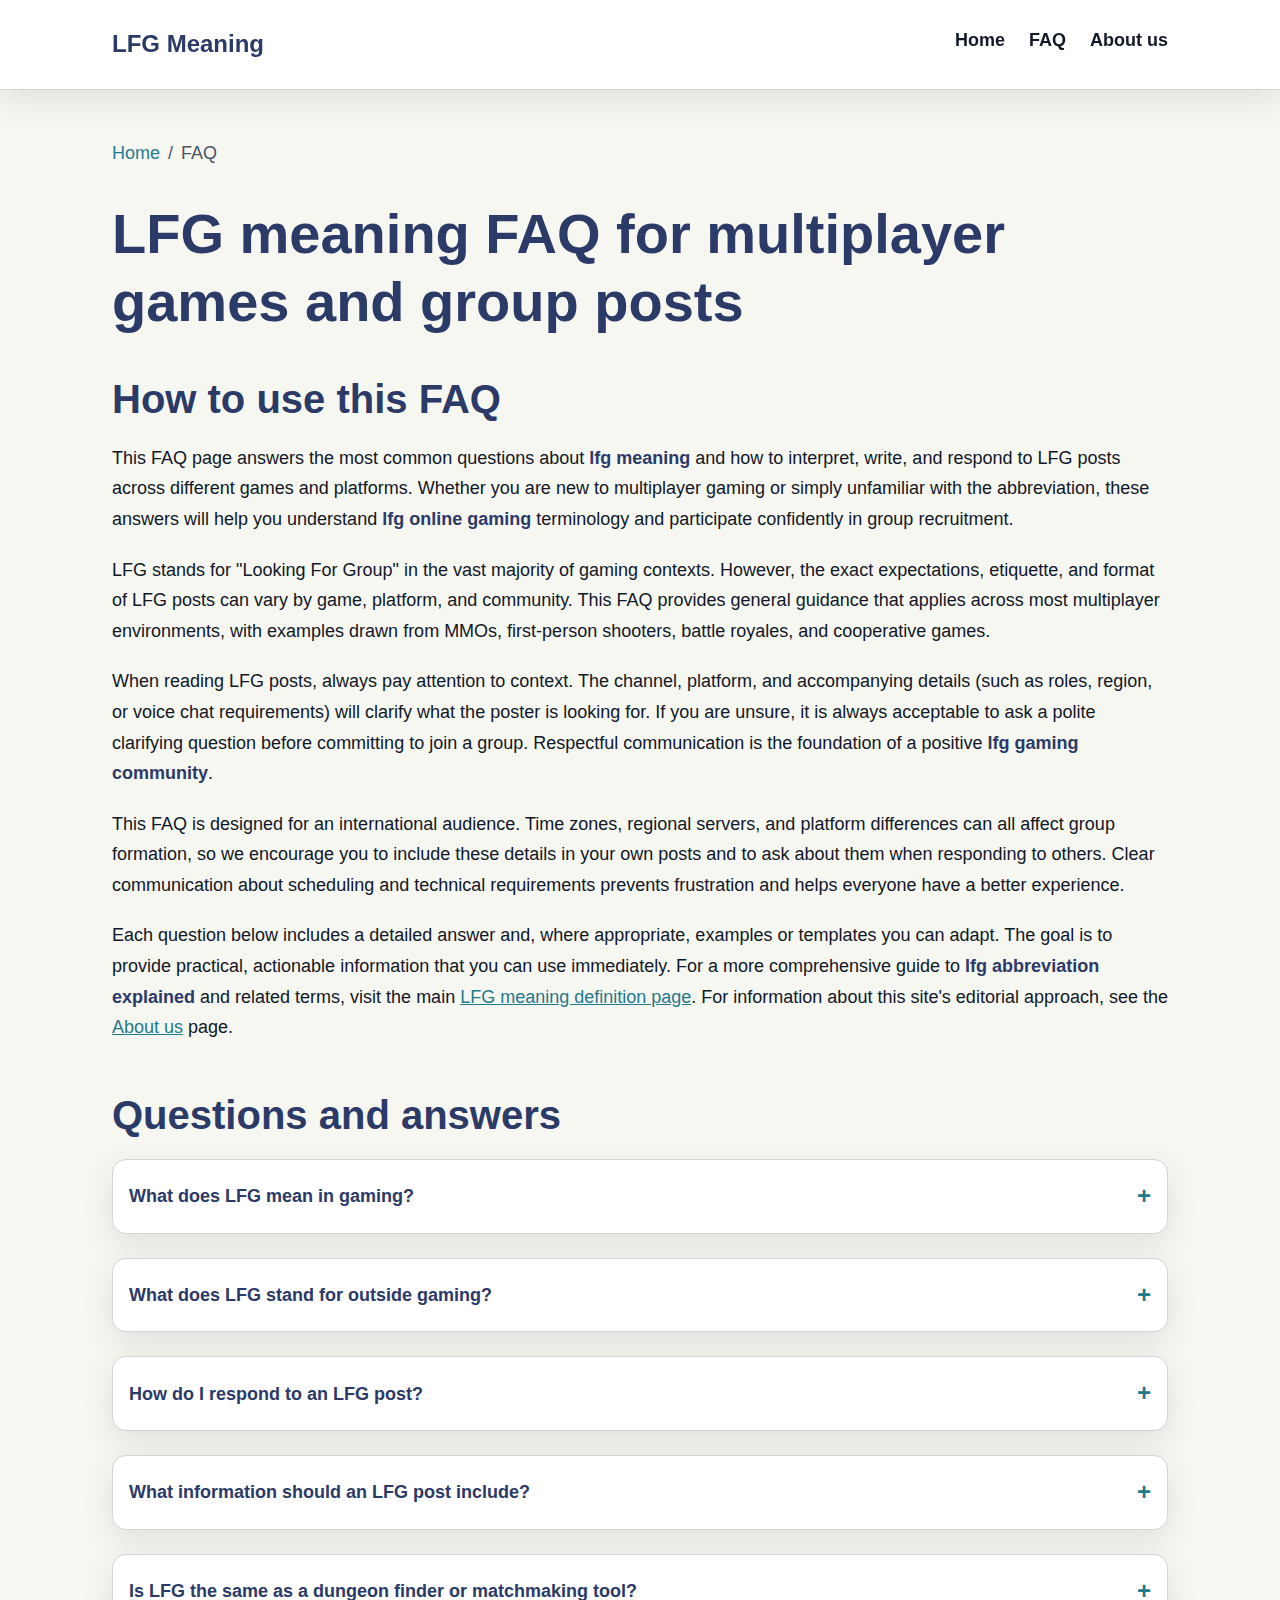
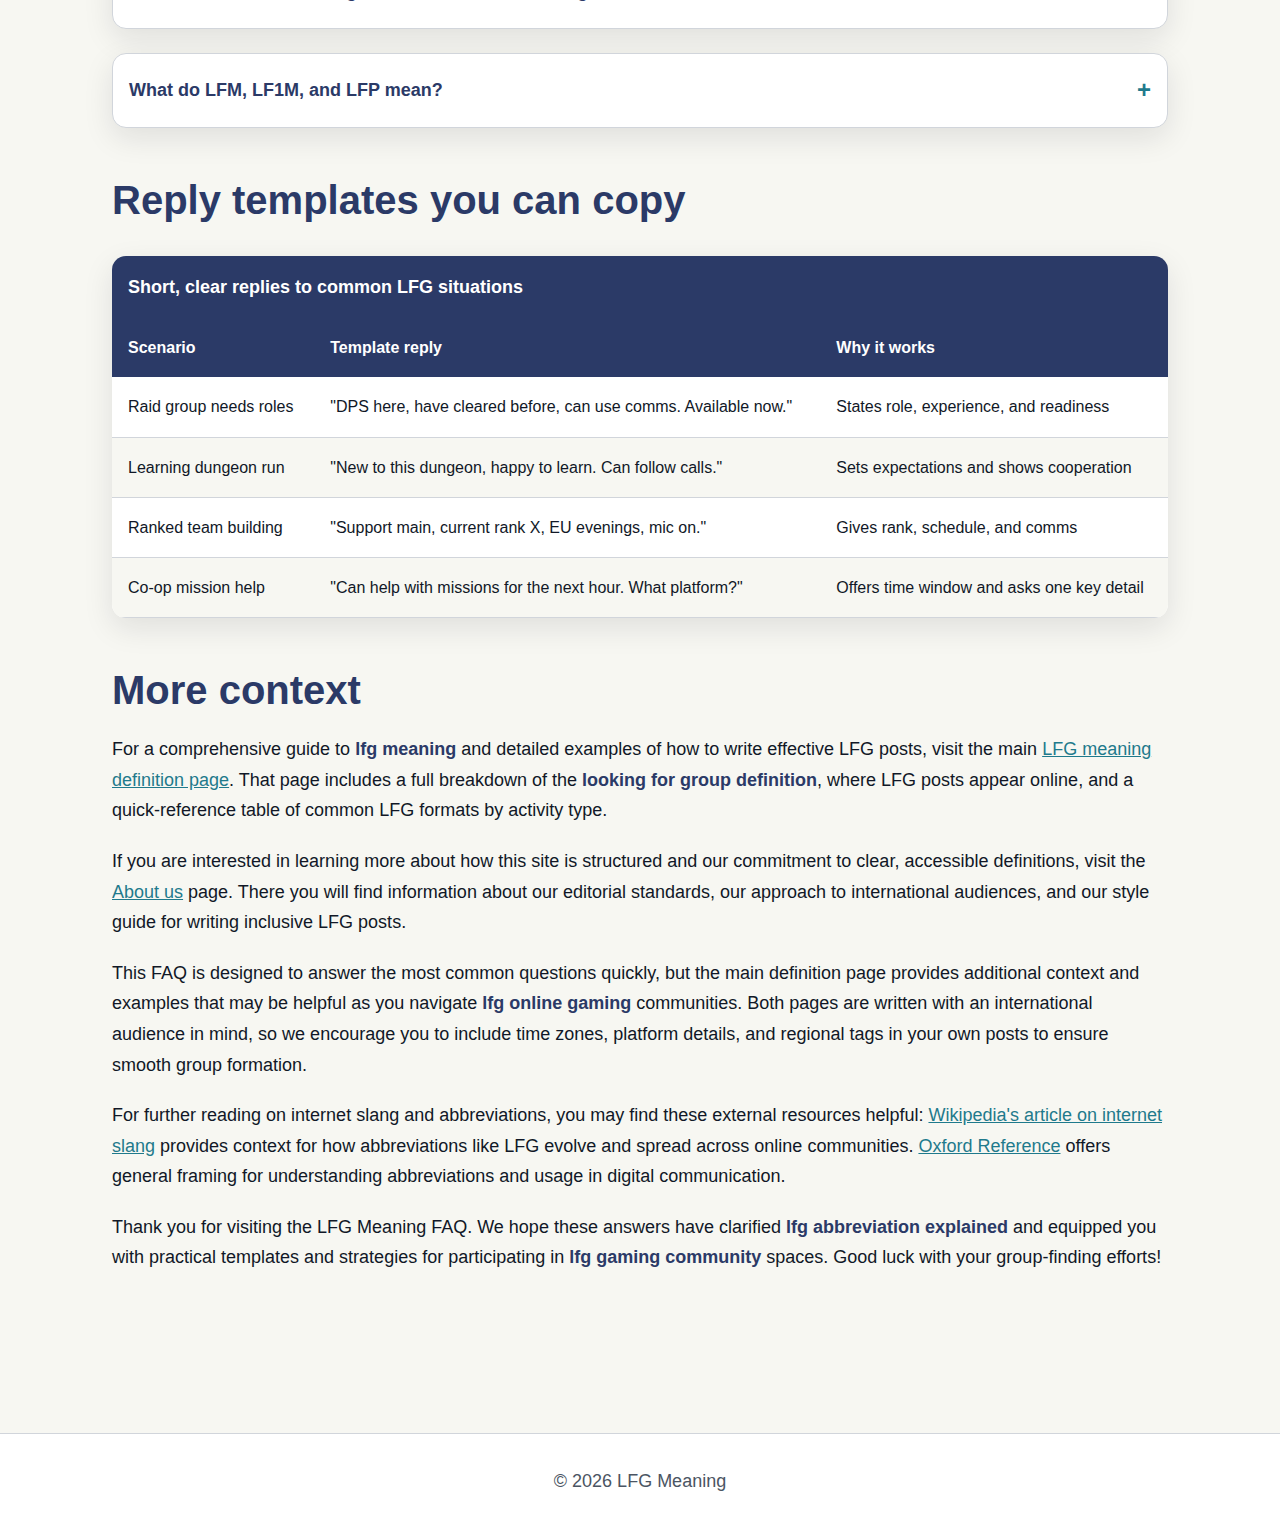
<file: faq.html>
<!DOCTYPE html>
<html lang="en-GB">
<head><script>if(location.hostname==="lfgmeaning.pages.dev"){location.replace("https://lfgmeaning.org"+location.pathname+location.search)}</script>
<meta charset="UTF-8">
<meta name="viewport" content="width=device-width, initial-scale=1.0">
<title>LFG Meaning FAQ: What It Stands For and How to Reply</title>
<meta name="description" content="Answers to common questions about LFG meaning, how LFG posts work, and how to respond politely in multiplayer games and group-finder channels.">
<link rel="canonical" href="https://lfgmeaning.org/faq">
<link rel="preload" href="/style.css" as="style">
<link rel="stylesheet" href="/style.css">
<meta property="og:title" content="LFG Meaning FAQ: What It Stands For and How to Reply">
<meta property="og:description" content="Answers to common questions about LFG meaning, how LFG posts work, and how to respond politely in multiplayer games and group-finder channels.">
<meta property="og:url" content="https://lfgmeaning.org/faq">
<meta property="og:type" content="website">
<meta property="og:locale" content="en_GB">
<meta name="twitter:card" content="summary">
<meta name="twitter:title" content="LFG Meaning FAQ: What It Stands For and How to Reply">
<meta name="twitter:description" content="Answers to common questions about LFG meaning, how LFG posts work, and how to respond politely in multiplayer games and group-finder channels.">
<script type="application/ld+json">
{
  "@context": "https://schema.org",
  "@type": "FAQPage",
  "mainEntity": [
    {
      "@type": "Question",
      "name": "What does LFG mean in gaming?",
      "acceptedAnswer": {
        "@type": "Answer",
        "text": "In gaming, LFG most often stands for 'Looking For Group'. Players use it to recruit teammates for an activity such as a raid, dungeon, mission, or ranked match. The exact expectations are usually clarified by the rest of the message (roles needed, platform, region, and whether voice chat is required)."
      }
    },
    {
      "@type": "Question",
      "name": "What does LFG stand for outside gaming?",
      "acceptedAnswer": {
        "@type": "Answer",
        "text": "Outside gaming, LFG can appear as a general internet expression meaning 'Let's go' (often written more emphatically). Context matters: if the message includes roles, activities, or 'need 1 more', it is almost always 'Looking For Group'."
      }
    },
    {
      "@type": "Question",
      "name": "How do I respond to an LFG post?",
      "acceptedAnswer": {
        "@type": "Answer",
        "text": "Reply with the information the organiser needs to decide quickly: your role/class, experience level, platform, region/time, and whether you can use voice chat. Keep it short and polite, and ask one clarifying question if needed."
      }
    },
    {
      "@type": "Question",
      "name": "What information should an LFG post include?",
      "acceptedAnswer": {
        "@type": "Answer",
        "text": "A good LFG post includes the activity, difficulty, roles needed, platform, region/time zone, communication requirements, and any expectations (learning run, speed run, minimum level). This reduces back-and-forth and helps build a compatible group."
      }
    },
    {
      "@type": "Question",
      "name": "Is LFG the same as a dungeon finder or matchmaking tool?",
      "acceptedAnswer": {
        "@type": "Answer",
        "text": "Not exactly. A dungeon finder is an in-game system that automatically matches players. LFG is a player-created request that can happen in chat, forums, or community tools, and it often allows more control over roles, goals, and behaviour."
      }
    },
    {
      "@type": "Question",
      "name": "What do LFM, LF1M, and LFP mean?",
      "acceptedAnswer": {
        "@type": "Answer",
        "text": "They are related recruitment abbreviations. LFM means 'Looking For More', LF1M means 'Looking For 1 More', and LFP means 'Looking For Players'. They usually appear alongside LFG in party recruitment messages."
      }
    }
  ]
}
</script>
</head>
<body>
<header class="site-header">
<div class="container">
<div class="site-branding">
<a href="/" class="site-name">LFG Meaning</a>
</div>
<nav class="site-nav" aria-label="Primary navigation">
<ul>
<li><a href="/">Home</a></li>
<li><a href="/faq">FAQ</a></li>
<li><a href="/about-us">About us</a></li>
</ul>
</nav>
</div>
</header>

<main id="main-content">
<article class="container">
<nav class="breadcrumbs" aria-label="Breadcrumb">
<ol>
<li><a href="/">Home</a></li>
<li aria-current="page">FAQ</li>
</ol>
</nav>

<header class="page-header">
<h1>LFG meaning FAQ for multiplayer games and group posts</h1>
</header>

<section id="faq-intro" class="content-section">
<h2>How to use this FAQ</h2>
<p>This FAQ page answers the most common questions about <strong>lfg meaning</strong> and how to interpret, write, and respond to LFG posts across different games and platforms. Whether you are new to multiplayer gaming or simply unfamiliar with the abbreviation, these answers will help you understand <strong>lfg online gaming</strong> terminology and participate confidently in group recruitment.</p>
<p>LFG stands for "Looking For Group" in the vast majority of gaming contexts. However, the exact expectations, etiquette, and format of LFG posts can vary by game, platform, and community. This FAQ provides general guidance that applies across most multiplayer environments, with examples drawn from MMOs, first-person shooters, battle royales, and cooperative games.</p>
<p>When reading LFG posts, always pay attention to context. The channel, platform, and accompanying details (such as roles, region, or voice chat requirements) will clarify what the poster is looking for. If you are unsure, it is always acceptable to ask a polite clarifying question before committing to join a group. Respectful communication is the foundation of a positive <strong>lfg gaming community</strong>.</p>
<p>This FAQ is designed for an international audience. Time zones, regional servers, and platform differences can all affect group formation, so we encourage you to include these details in your own posts and to ask about them when responding to others. Clear communication about scheduling and technical requirements prevents frustration and helps everyone have a better experience.</p>
<p>Each question below includes a detailed answer and, where appropriate, examples or templates you can adapt. The goal is to provide practical, actionable information that you can use immediately. For a more comprehensive guide to <strong>lfg abbreviation explained</strong> and related terms, visit the main <a href="/">LFG meaning definition page</a>. For information about this site's editorial approach, see the <a href="/about-us">About us</a> page.</p>
</section>

<section id="faq-accordion" class="content-section">
<h2>Questions and answers</h2>

<details>
<summary>What does LFG mean in gaming?</summary>
<div class="details-content">
<p>In gaming, LFG most often stands for "Looking For Group". Players use it to recruit teammates for an activity such as a raid, dungeon, mission, or ranked match. The exact expectations are usually clarified by the rest of the message (roles needed, platform, region, and whether voice chat is required).</p>
<p><strong>Example:</strong> "LFG raid, need 1 tank and 2 DPS, PC, NA, mic required" is a clear recruitment post for a raid group that needs specific roles and expects voice communication.</p>
<p>The <strong>lfg meaning</strong> is consistent across most multiplayer games, making it one of the most universally recognised abbreviations in online gaming. When you see LFG in a chat channel, forum post, or Discord server, you can assume the poster is looking for teammates unless the context strongly suggests otherwise.</p>
</div>
</details>

<details>
<summary>What does LFG stand for outside gaming?</summary>
<div class="details-content">
<p>Outside gaming, LFG can appear as a general internet expression meaning "Let's go" (often written more emphatically). Context matters: if the message includes roles, activities, or "need 1 more", it is almost always "Looking For Group".</p>
<p>In gaming-specific channels, forums, and communities, LFG will virtually always mean "Looking For Group". The hype or celebratory usage is more common on social media or in casual conversation, but even there, the presence of game-related details will clarify the intended meaning.</p>
<p>If you are ever unsure, look at the surrounding text. Phrases such as "LFG raid", "LFG ranked", or "LF2M" are unambiguous indicators of group recruitment. A standalone "LFG!" with no additional context might be celebratory, but in a gaming environment, it is still likely to be a group-finding request.</p>
</div>
</details>

<details>
<summary>How do I respond to an LFG post?</summary>
<div class="details-content">
<p>Reply with the information the organiser needs to decide quickly: your role/class, experience level, platform, region/time, and whether you can use voice chat. Keep it short and polite, and ask one clarifying question if needed.</p>
<p><strong>Example reply:</strong> "DPS here, have cleared this raid twice, PC, EU, mic available. Ready now."</p>
<p>A good response is concise but complete. Avoid vague replies such as "I'm interested" without providing details. The organiser is trying to assemble a balanced group quickly, so the more relevant information you provide upfront, the faster the group can form. If the post does not specify something important to you (such as expected duration or difficulty), ask before committing.</p>
<p>If you are new to the activity, be honest. Many groups are happy to teach, but they need to know in advance so they can adjust their expectations and allocate time for explanations. A reply such as "New to this dungeon, happy to learn, can follow instructions" sets clear expectations and shows that you are cooperative.</p>
</div>
</details>

<details>
<summary>What information should an LFG post include?</summary>
<div class="details-content">
<p>A good LFG post includes the activity, difficulty, roles needed, platform, region/time zone, communication requirements, and any expectations (learning run, speed run, minimum level). This reduces back-and-forth and helps build a compatible group.</p>
<p><strong>Example:</strong> "LFG dungeon, normal difficulty, need 1 healer, PS5, NA West, 20:00–22:00 PST, mic optional, chill run."</p>
<p>Including all these details upfront saves time and ensures that everyone who responds is a good fit. If you are flexible on certain points (such as start time or voice chat), say so. If you have strict requirements (such as minimum gear level or prior experience), state them clearly to avoid misunderstandings.</p>
<p>For international groups, always include your time zone or use UTC to avoid confusion. Phrases such as "EU evenings" or "NA mornings" are helpful but can still be ambiguous, so adding a specific time window (e.g., "19:00–21:00 UTC") is even better.</p>
</div>
</details>

<details>
<summary>Is LFG the same as a dungeon finder or matchmaking tool?</summary>
<div class="details-content">
<p>Not exactly. A dungeon finder is an in-game system that automatically matches players. LFG is a player-created request that can happen in chat, forums, or community tools, and it often allows more control over roles, goals, and behaviour.</p>
<p>Automated matchmaking tools are convenient but offer limited control over who you play with. LFG posts, by contrast, let you specify exactly what you are looking for: specific roles, experience levels, communication preferences, and playstyle. This makes LFG particularly valuable for endgame content, ranked matches, or any activity where coordination and compatibility are important.</p>
<p>Many players use both methods: they might use a dungeon finder for quick, casual runs and post LFG messages for more structured or challenging content. Understanding the difference helps you choose the right tool for your needs and set appropriate expectations.</p>
</div>
</details>

<details>
<summary>What do LFM, LF1M, and LFP mean?</summary>
<div class="details-content">
<p>They are related recruitment abbreviations. LFM means "Looking For More", LF1M means "Looking For 1 More", and LFP means "Looking For Players". They usually appear alongside LFG in party recruitment messages.</p>
<p><strong>Example:</strong> "LFM 2 DPS for raid, mic required, starting in 10 minutes" indicates that a group is already partially formed and needs two damage dealers to fill out the roster.</p>
<p>These abbreviations help potential recruits understand how close the group is to being full. If you see "LF1M", you know there is only one spot available, so you should respond quickly if you are interested. If you see "LFM" without a number, it usually means the group needs multiple players and you can ask how many spots are open.</p>
</div>
</details>
</section>

<section id="table-reply-templates" class="content-section">
<h2>Reply templates you can copy</h2>
<div class="table-wrapper">
<table>
<caption>Short, clear replies to common LFG situations</caption>
<thead>
<tr>
<th>Scenario</th>
<th>Template reply</th>
<th>Why it works</th>
</tr>
</thead>
<tbody>
<tr>
<td>Raid group needs roles</td>
<td>"DPS here, have cleared before, can use comms. Available now."</td>
<td>States role, experience, and readiness</td>
</tr>
<tr>
<td>Learning dungeon run</td>
<td>"New to this dungeon, happy to learn. Can follow calls."</td>
<td>Sets expectations and shows cooperation</td>
</tr>
<tr>
<td>Ranked team building</td>
<td>"Support main, current rank X, EU evenings, mic on."</td>
<td>Gives rank, schedule, and comms</td>
</tr>
<tr>
<td>Co-op mission help</td>
<td>"Can help with missions for the next hour. What platform?"</td>
<td>Offers time window and asks one key detail</td>
</tr>
</tbody>
</table>
</div>
</section>

<section id="internal-links" class="content-section">
<h2>More context</h2>
<p>For a comprehensive guide to <strong>lfg meaning</strong> and detailed examples of how to write effective LFG posts, visit the main <a href="/">LFG meaning definition page</a>. That page includes a full breakdown of the <strong>looking for group definition</strong>, where LFG posts appear online, and a quick-reference table of common LFG formats by activity type.</p>
<p>If you are interested in learning more about how this site is structured and our commitment to clear, accessible definitions, visit the <a href="/about-us">About us</a> page. There you will find information about our editorial standards, our approach to international audiences, and our style guide for writing inclusive LFG posts.</p>
<p>This FAQ is designed to answer the most common questions quickly, but the main definition page provides additional context and examples that may be helpful as you navigate <strong>lfg online gaming</strong> communities. Both pages are written with an international audience in mind, so we encourage you to include time zones, platform details, and regional tags in your own posts to ensure smooth group formation.</p>
<p>For further reading on internet slang and abbreviations, you may find these external resources helpful: <a href="https://en.wikipedia.org/wiki/Internet_slang" target="_blank" rel="noopener">Wikipedia's article on internet slang</a> provides context for how abbreviations like LFG evolve and spread across online communities. <a href="https://www.oxfordreference.com/display/10.1093/oi/authority.20110803100115231" target="_blank" rel="noopener">Oxford Reference</a> offers general framing for understanding abbreviations and usage in digital communication.</p>
<p>Thank you for visiting the LFG Meaning FAQ. We hope these answers have clarified <strong>lfg abbreviation explained</strong> and equipped you with practical templates and strategies for participating in <strong>lfg gaming community</strong> spaces. Good luck with your group-finding efforts!</p>
</section>
</article>
</main>

<footer class="site-footer">
<div class="container">
<p>&copy; 2026 LFG Meaning</p>
</div>
</footer>
</body>
</html>
</file>
<file: style.css>
/* ========================================
   CSS Variables
   ======================================== */
:root {
  --c-bg: #F7F7F2;
  --c-surface: #FFFFFF;
  --c-text: #111827;
  --c-muted: #4B5563;
  --c-border: #D1D5DB;
  --c-primary: #2B3A67;
  --c-secondary: #1F7A8C;
  --c-accent: #F4D35E;
  --radius: 14px;
  --shadow: 0 10px 30px rgba(17, 24, 39, 0.10);
  --maxw: 1120px;
}

/* ========================================
   Reset and Base Styles
   ======================================== */
* {
  margin: 0;
  padding: 0;
  box-sizing: border-box;
}

html {
  font-size: 100%;
  scroll-behavior: smooth;
}

@media (prefers-reduced-motion: reduce) {
  html {
    scroll-behavior: auto;
  }
  *,
  *::before,
  *::after {
    animation-duration: 0.01ms !important;
    animation-iteration-count: 1 !important;
    transition-duration: 0.01ms !important;
  }
}

body {
  font-family: -apple-system, BlinkMacSystemFont, "Segoe UI", Roboto, "Helvetica Neue", Arial, sans-serif;
  font-size: 1.125rem;
  line-height: 1.7;
  color: var(--c-text);
  background-color: var(--c-bg);
  -webkit-font-smoothing: antialiased;
  -moz-osx-font-smoothing: grayscale;
}

/* ========================================
   Typography
   ======================================== */
h1, h2, h3, h4, h5, h6 {
  font-weight: 700;
  line-height: 1.2;
  margin-bottom: 1rem;
  color: var(--c-primary);
}

h1 {
  font-size: 2.5rem;
  margin-bottom: 1.5rem;
}

h2 {
  font-size: 2rem;
  margin-top: 2.5rem;
  margin-bottom: 1.25rem;
}

h3 {
  font-size: 1.5rem;
  margin-top: 2rem;
  margin-bottom: 1rem;
}

p {
  margin-bottom: 1.25rem;
}

a {
  color: var(--c-secondary);
  text-decoration: underline;
  transition: color 0.2s ease;
}

a:hover {
  color: var(--c-primary);
}

a:focus-visible {
  outline: 3px solid var(--c-accent);
  outline-offset: 2px;
}

strong {
  font-weight: 700;
  color: var(--c-primary);
}

ul, ol {
  margin-bottom: 1.25rem;
  padding-left: 1.5rem;
}

li {
  margin-bottom: 0.5rem;
}

blockquote {
  margin: 2rem 0;
  padding: 1.5rem;
  background-color: var(--c-surface);
  border-left: 4px solid var(--c-accent);
  border-radius: var(--radius);
  box-shadow: var(--shadow);
}

blockquote p:last-child {
  margin-bottom: 0;
}

/* ========================================
   Layout
   ======================================== */
.container {
  max-width: var(--maxw);
  margin: 0 auto;
  padding: 0 1.5rem;
}

@media (min-width: 768px) {
  .container {
    padding: 0 2rem;
  }
}

/* ========================================
   Header
   ======================================== */
.site-header {
  background-color: var(--c-surface);
  border-bottom: 1px solid var(--c-border);
  padding: 1.5rem 0;
  position: sticky;
  top: 0;
  z-index: 100;
  box-shadow: var(--shadow);
}

.site-header .container {
  display: flex;
  flex-direction: column;
  gap: 1rem;
}

@media (min-width: 768px) {
  .site-header .container {
    flex-direction: row;
    justify-content: space-between;
    align-items: center;
  }
}

.site-branding .site-name {
  font-size: 1.5rem;
  font-weight: 700;
  color: var(--c-primary);
  text-decoration: none;
}

.site-branding .site-name:hover {
  color: var(--c-secondary);
}

.site-nav ul {
  list-style: none;
  padding: 0;
  margin: 0;
  display: flex;
  flex-wrap: wrap;
  gap: 1.5rem;
}

.site-nav a {
  font-weight: 600;
  text-decoration: none;
  color: var(--c-text);
  transition: color 0.2s ease;
}

.site-nav a:hover {
  color: var(--c-secondary);
}

.site-nav a:focus-visible {
  outline: 3px solid var(--c-accent);
  outline-offset: 2px;
}

/* ========================================
   Main Content
   ======================================== */
main {
  padding: 3rem 0;
  min-height: 60vh;
}

.page-header {
  margin-bottom: 2.5rem;
}

.content-section {
  margin-bottom: 3rem;
}

/* ========================================
   Breadcrumbs
   ======================================== */
.breadcrumbs {
  margin-bottom: 2rem;
}

.breadcrumbs ol {
  list-style: none;
  padding: 0;
  margin: 0;
  display: flex;
  flex-wrap: wrap;
  gap: 0.5rem;
}

.breadcrumbs li {
  margin: 0;
}

.breadcrumbs li:not(:last-child)::after {
  content: "/";
  margin-left: 0.5rem;
  color: var(--c-muted);
}

.breadcrumbs a {
  color: var(--c-secondary);
  text-decoration: none;
}

.breadcrumbs a:hover {
  text-decoration: underline;
}

.breadcrumbs [aria-current="page"] {
  color: var(--c-muted);
}

/* ========================================
   Tables
   ======================================== */
.table-wrapper {
  overflow-x: auto;
  margin: 2rem 0;
  border-radius: var(--radius);
  box-shadow: var(--shadow);
}

table {
  width: 100%;
  border-collapse: collapse;
  background-color: var(--c-surface);
  font-size: 1rem;
}

caption {
  font-weight: 700;
  text-align: left;
  padding: 1rem;
  background-color: var(--c-primary);
  color: var(--c-surface);
  font-size: 1.125rem;
}

thead {
  background-color: var(--c-primary);
  color: var(--c-surface);
}

@media (min-width: 1024px) {
  thead {
    position: sticky;
    top: 0;
  }
}

th {
  padding: 1rem;
  text-align: left;
  font-weight: 700;
}

td {
  padding: 1rem;
  border-bottom: 1px solid var(--c-border);
}

tbody tr:nth-child(even) {
  background-color: var(--c-bg);
}

tbody tr:hover {
  background-color: #E5E7EB;
}

/* ========================================
   Accordion (details/summary)
   ======================================== */
details {
  margin-bottom: 1.5rem;
  background-color: var(--c-surface);
  border: 1px solid var(--c-border);
  border-radius: var(--radius);
  padding: 1rem;
  box-shadow: var(--shadow);
}

summary {
  font-weight: 700;
  font-size: 1.125rem;
  color: var(--c-primary);
  cursor: pointer;
  list-style: none;
  display: flex;
  justify-content: space-between;
  align-items: center;
  transition: color 0.2s ease;
}

summary::-webkit-details-marker {
  display: none;
}

summary::after {
  content: "+";
  font-size: 1.5rem;
  color: var(--c-secondary);
  transition: transform 0.2s ease;
}

details[open] summary::after {
  content: "−";
}

summary:hover {
  color: var(--c-secondary);
}

summary:focus-visible {
  outline: 3px solid var(--c-accent);
  outline-offset: 2px;
}

.details-content {
  margin-top: 1rem;
  padding-top: 1rem;
  border-top: 1px solid var(--c-border);
}

.details-content p:last-child {
  margin-bottom: 0;
}

/* ========================================
   Aside / Callout
   ======================================== */
.callout {
  background-color: var(--c-surface);
  border-left: 4px solid var(--c-secondary);
  border-radius: var(--radius);
  padding: 1.5rem;
  margin: 2rem 0;
  box-shadow: var(--shadow);
}

.callout h3 {
  margin-top: 0;
  color: var(--c-secondary);
}

/* ========================================
   Footer
   ======================================== */
.site-footer {
  background-color: var(--c-surface);
  border-top: 1px solid var(--c-border);
  padding: 2rem 0;
  margin-top: 4rem;
  text-align: center;
  color: var(--c-muted);
}

.site-footer p {
  margin: 0;
}

/* ========================================
   Responsive Typography
   ======================================== */
@media (min-width: 768px) {
  body {
    font-size: 1.125rem;
  }
  h1 {
    font-size: 3rem;
  }
  h2 {
    font-size: 2.25rem;
  }
  h3 {
    font-size: 1.75rem;
  }
}

@media (min-width: 1024px) {
  h1 {
    font-size: 3.5rem;
  }
  h2 {
    font-size: 2.5rem;
  }
}

/* ========================================
   Focus Visible (Keyboard Navigation)
   ======================================== */
*:focus-visible {
  outline: 3px solid var(--c-accent);
  outline-offset: 2px;
}

/* ========================================
   Print Styles
   ======================================== */
@media print {
  .site-header,
  .site-footer,
  .breadcrumbs {
    display: none;
  }
  body {
    background-color: white;
    color: black;
  }
  a {
    text-decoration: underline;
    color: black;
  }
}
</file>
